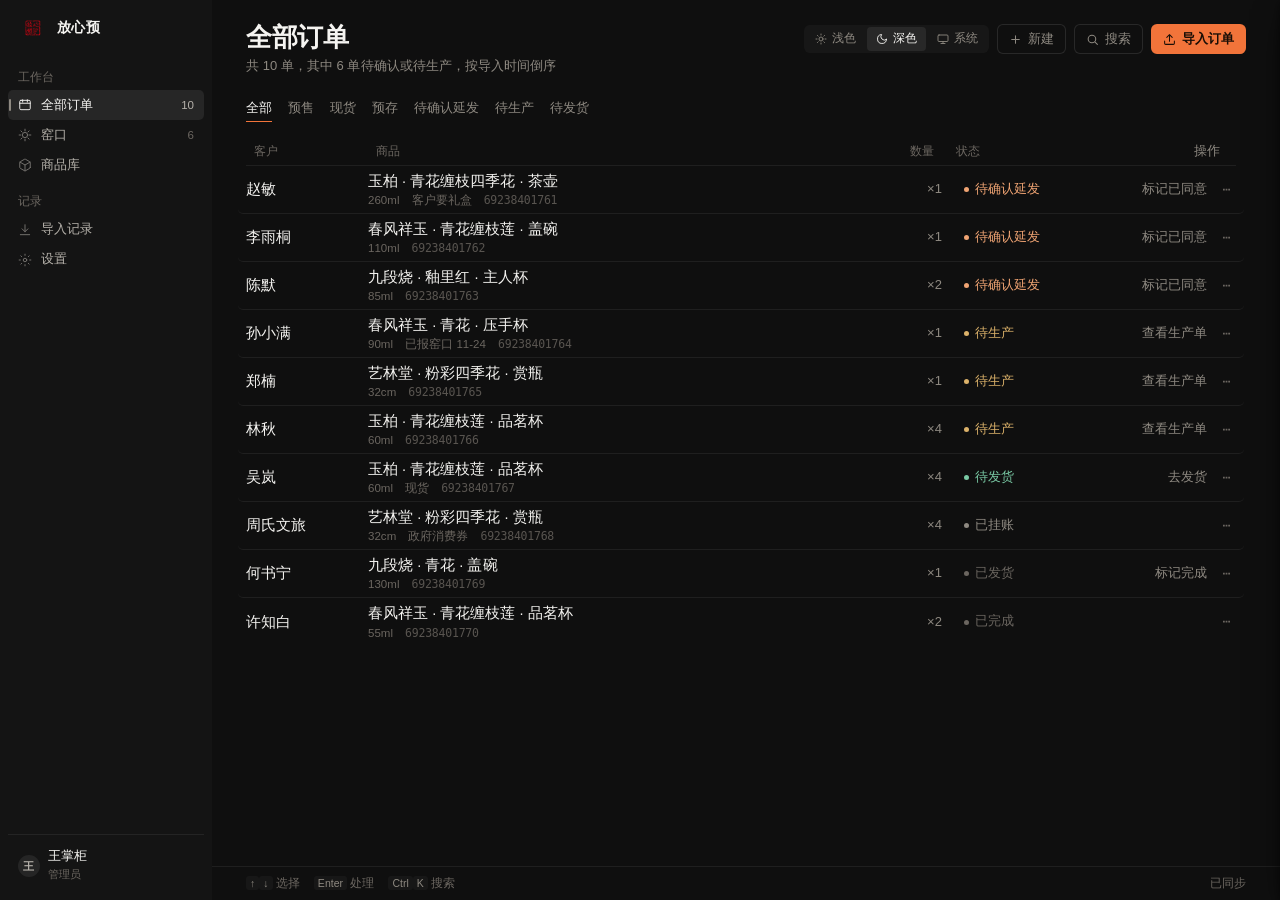
<file: web/index.html>
<!DOCTYPE html>
<html lang="zh-CN" data-theme="dark">
<head>
<meta charset="utf-8">
<meta name="viewport" content="width=device-width,initial-scale=1">
<title>放心预</title>
<link rel="stylesheet" href="css/app.css">
</head>
<body>

<!-- ══ 侧栏 ══════════════════════════════════════════════════ -->
<aside class="rail">
  <div class="rail-top">
    <img class="logo" id="brand-mark" alt="放心预">
    <div class="wordmark">放心预</div>
  </div>

  <div class="rail-label">工作台</div>
  <button class="nav on" data-page="orders">
    <svg viewBox="0 0 24 24" fill="none" stroke="currentColor" stroke-linecap="round"><rect x="3" y="4" width="18" height="16" rx="2"/><path d="M3 9h18M8 3v4M16 3v4"/></svg>
    <span class="txt">全部订单</span><span class="n" id="nav-orders">–</span>
  </button>
  <button class="nav" data-page="kilns">
    <svg viewBox="0 0 24 24" fill="none" stroke="currentColor" stroke-linecap="round"><circle cx="12" cy="12" r="4.5"/><path d="M12 2v3M12 19v3M2 12h3M19 12h3M5 5l2 2M17 17l2 2M19 5l-2 2M7 17l-2 2"/></svg>
    <span class="txt">窑口</span><span class="n" id="nav-prod">–</span>
  </button>
  <button class="nav" data-page="products">
    <svg viewBox="0 0 24 24" fill="none" stroke="currentColor" stroke-linecap="round"><path d="M21 16V8a2 2 0 00-1-1.73l-7-4a2 2 0 00-2 0l-7 4A2 2 0 003 8v8a2 2 0 001 1.73l7 4a2 2 0 002 0l7-4A2 2 0 0021 16z"/><path d="M3.3 7L12 12l8.7-5M12 22V12"/></svg>
    <span class="txt">商品库</span>
  </button>

  <div class="rail-label">记录</div>
  <button class="nav" data-page="imports">
    <svg viewBox="0 0 24 24" fill="none" stroke="currentColor" stroke-linecap="round"><path d="M12 3v12M7 10l5 5 5-5"/><path d="M4 20h16"/></svg>
    <span class="txt">导入记录</span>
  </button>
  <button class="nav" data-page="settings">
    <svg viewBox="0 0 24 24" fill="none" stroke="currentColor" stroke-linecap="round"><circle cx="12" cy="12" r="3"/><path d="M12 2v2M12 20v2M4.9 4.9l1.4 1.4M17.7 17.7l1.4 1.4M2 12h2M20 12h2M4.9 19.1l1.4-1.4M17.7 6.3l1.4-1.4"/></svg>
    <span class="txt">设置</span>
  </button>

  <div class="rail-foot">
    <div class="who">
      <div class="av" id="user-initial">王</div>
      <div><b id="user-name">王掌柜</b><span id="user-role">管理员</span></div>
    </div>
  </div>
</aside>

<!-- ══ 主区 ══════════════════════════════════════════════════ -->
<main class="stage">
  <div class="head">
    <div style="min-width:0">
      <h1 id="page-title">待办</h1>
      <div class="sub" id="page-sub">正在读取…</div>
    </div>
    <div class="head-actions">
      <div class="themeswitch" id="theme-switch" role="group" aria-label="主题">
        <button data-set-theme="light" title="浅色">
          <svg viewBox="0 0 24 24" fill="none" stroke="currentColor" stroke-linecap="round"><circle cx="12" cy="12" r="4"/><path d="M12 2v2M12 20v2M4.9 4.9l1.4 1.4M17.7 17.7l1.4 1.4M2 12h2M20 12h2M4.9 19.1l1.4-1.4M17.7 6.3l1.4-1.4"/></svg>
          浅色
        </button>
        <button data-set-theme="dark" class="on" title="深色">
          <svg viewBox="0 0 24 24" fill="none" stroke="currentColor" stroke-linecap="round"><path d="M21 12.8A9 9 0 1111.2 3a7 7 0 009.8 9.8z"/></svg>
          深色
        </button>
        <button data-set-theme="system" title="跟随系统">
          <svg viewBox="0 0 24 24" fill="none" stroke="currentColor" stroke-linecap="round"><rect x="2" y="4" width="20" height="13" rx="2"/><path d="M8 21h8M12 17v4"/></svg>
          系统
        </button>
      </div>
      <button class="btn btn-ghost" id="btn-new">
        <svg viewBox="0 0 24 24" fill="none" stroke="currentColor" stroke-linecap="round"><path d="M12 5v14M5 12h14"/></svg>
        新建
      </button>
      <button class="btn btn-ghost" id="btn-search">
        <svg viewBox="0 0 24 24" fill="none" stroke="currentColor" stroke-linecap="round"><circle cx="11" cy="11" r="7"/><path d="M21 21l-4.3-4.3"/></svg>
        搜索
      </button>
      <button class="btn btn-primary" id="btn-import">
        <svg viewBox="0 0 24 24" fill="none" stroke="currentColor" stroke-linecap="round" stroke-linejoin="round"><path d="M12 15V3M7 8l5-5 5 5"/><path d="M3 15v4a2 2 0 002 2h14a2 2 0 002-2v-4"/></svg>
        导入订单
      </button>
    </div>
  </div>

  <div class="tools" id="tools">
    <div class="filters" id="filters">
      <button class="on" data-filter="all">全部</button>
      <button data-filter="presale">预售</button>
      <button data-filter="normal">现货</button>
      <button data-filter="stored">预存</button>
      <button data-filter="confirm">待确认延发</button>
      <button data-filter="producing">待生产</button>
      <button data-filter="ready">待发货</button>
    </div>
    <div class="right" id="tools-right"></div>
  </div>

  <div class="list" id="list" tabindex="0"></div>

  <div class="footbar">
    <span><kbd>↑</kbd><kbd>↓</kbd> 选择</span>
    <span><kbd>Enter</kbd> 处理</span>
    <span><kbd>Ctrl</kbd><kbd>K</kbd> 搜索</span>
    <span class="sp"></span>
    <span id="sync-state">已同步</span>
  </div>
</main>

<!-- ══ 抽屉 ═══════════════════════════════════════════════════ -->
<div class="scrim" id="scrim"></div>
<aside class="drawer" id="drawer" aria-hidden="true">
  <div class="drawer-head">
    <b id="drawer-title">订单详情</b>
    <div style="flex:1"></div>
    <button class="iconbtn" id="drawer-close" aria-label="关闭">
      <svg viewBox="0 0 24 24" fill="none" stroke="currentColor" stroke-linecap="round"><path d="M18 6L6 18M6 6l12 12"/></svg>
    </button>
  </div>
  <div class="drawer-body" id="drawer-body"></div>
  <div class="drawer-foot" id="drawer-foot"></div>
</aside>

<!-- ══ 命令面板 ════════════════════════════════════════════════ -->
<div class="cmd" id="cmd">
  <input id="cmd-input" placeholder="搜索订单号、客户、商品…" autocomplete="off">
  <div class="cmd-list" id="cmd-list"></div>
</div>

<div class="toasts" id="toasts"></div>

<script src="js/logo.js"></script>
<script src="js/mock.js"></script>
<script src="js/api.js"></script>
<script src="js/app.js"></script>
</body>
</html>
</file>
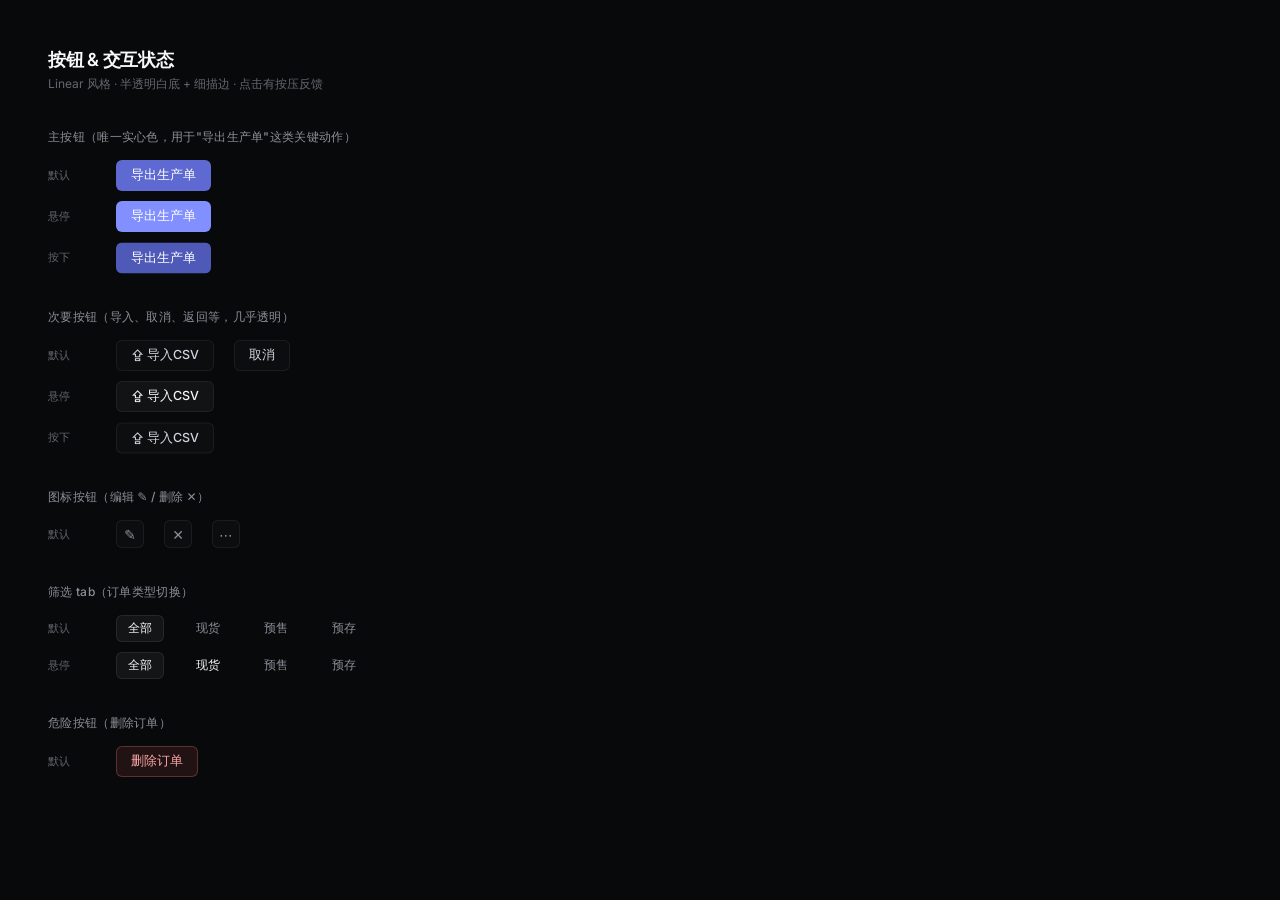
<file: docs/ui-buttons.html>
<!DOCTYPE html>
<html lang="zh-CN">
<head>
<meta charset="UTF-8">
<meta name="viewport" content="width=device-width, initial-scale=1.0">
<title>放心预 · 按钮设计精修</title>
<link href="https://fonts.googleapis.com/css2?family=Inter:wght@400;500;600&display=swap" rel="stylesheet">
<style>
  :root{
    --bg:#08090a; --panel:#0f1011; --surface:#191a1b;
    --card:rgba(255,255,255,0.03);
    --text:#f7f8f8; --text-2:#d0d6e0; --text-3:#8a8f98; --text-4:#62666d;
    --accent:#5e6ad2; --accent-hover:#828fff; --accent-active:#4f5ab8;
    --border:rgba(255,255,255,0.08); --border-subtle:rgba(255,255,255,0.06);
    --green:#10b981; --amber:#f59e0b;
  }
  *{margin:0;padding:0;box-sizing:border-box;}
  body{
    font-family:'Inter','Microsoft YaHei',system-ui,sans-serif;
    background:var(--bg); color:var(--text);
    padding:48px; -webkit-font-smoothing:antialiased;
  }
  h1{font-size:18px;font-weight:600;letter-spacing:-.3px;margin-bottom:4px;}
  .sub{font-size:12px;color:var(--text-4);margin-bottom:36px;}
  .group{margin-bottom:36px;}
  .group-title{font-size:12px;font-weight:500;color:var(--text-3);margin-bottom:14px;letter-spacing:.3px;}
  .row{display:flex;align-items:center;gap:20px;margin-bottom:10px;}
  .state-label{font-size:11px;color:var(--text-4);width:48px;flex-shrink:0;}

  /* 按钮基础 */
  .btn{display:inline-flex;align-items:center;gap:6px;padding:6px 14px;border-radius:6px;font-size:12.5px;font-weight:500;cursor:pointer;border:1px solid transparent;transition:background .12s ease,color .12s ease,transform .05s ease,border-color .12s ease;user-select:none;}

  /* 主按钮 */
  .btn-primary{background:var(--accent);color:#fff;}
  .btn-primary:hover{background:var(--accent-hover);}
  .btn-primary:active{background:var(--accent-active);transform:translateY(.5px);}

  /* 次要按钮（ghost）*/
  .btn-ghost{background:rgba(255,255,255,0.02);border-color:rgba(255,255,255,0.06);color:var(--text-2);}
  .btn-ghost:hover{background:rgba(255,255,255,0.045);color:var(--text);}
  .btn-ghost:active{background:rgba(255,255,255,0.025);transform:translateY(.5px);}

  /* 图标按钮 */
  .btn-icon{width:28px;height:28px;padding:0;border-radius:6px;background:rgba(255,255,255,0.02);border-color:rgba(255,255,255,0.06);color:var(--text-3);justify-content:center;font-size:14px;}
  .btn-icon:hover{background:rgba(255,255,255,0.05);color:var(--text);}

  /* 筛选 pill */
  .pill{padding:4px 11px;border-radius:6px;font-size:12px;color:var(--text-3);cursor:pointer;border:1px solid transparent;transition:all .12s ease;}
  .pill:hover{color:var(--text);}
  .pill.active{background:rgba(255,255,255,0.05);border-color:rgba(255,255,255,0.08);color:var(--text);}

  /* 危险按钮 */
  .btn-danger{background:rgba(248,113,113,0.1);border-color:rgba(248,113,113,0.3);color:#fca5a5;}
  .btn-danger:hover{background:rgba(248,113,113,0.16);color:#fecaca;}

  /* 静态状态模拟 */
  .is-hover{background:var(--accent-hover) !important;}
  .is-active{background:var(--accent-active) !important;transform:translateY(.5px);}
  .ghost-hover{background:rgba(255,255,255,0.045) !important;color:var(--text) !important;}
  .ghost-active{background:rgba(255,255,255,0.025) !important;transform:translateY(.5px);}
  .pill-hover{color:var(--text) !important;}
</style>
</head>
<body>
  <h1>按钮 & 交互状态</h1>
  <div class="sub">Linear 风格 · 半透明白底 + 细描边 · 点击有按压反馈</div>

  <!-- 主按钮 -->
  <div class="group">
    <div class="group-title">主按钮（唯一实心色，用于"导出生产单"这类关键动作）</div>
    <div class="row"><span class="state-label">默认</span><span class="btn btn-primary">导出生产单</span></div>
    <div class="row"><span class="state-label">悬停</span><span class="btn btn-primary is-hover">导出生产单</span></div>
    <div class="row"><span class="state-label">按下</span><span class="btn btn-primary is-active">导出生产单</span></div>
  </div>

  <!-- 次要按钮 -->
  <div class="group">
    <div class="group-title">次要按钮（导入、取消、返回等，几乎透明）</div>
    <div class="row"><span class="state-label">默认</span><span class="btn btn-ghost">⇪ 导入CSV</span><span class="btn btn-ghost">取消</span></div>
    <div class="row"><span class="state-label">悬停</span><span class="btn btn-ghost ghost-hover">⇪ 导入CSV</span></div>
    <div class="row"><span class="state-label">按下</span><span class="btn btn-ghost ghost-active">⇪ 导入CSV</span></div>
  </div>

  <!-- 图标按钮 -->
  <div class="group">
    <div class="group-title">图标按钮（编辑 ✎ / 删除 ✕）</div>
    <div class="row"><span class="state-label">默认</span><span class="btn btn-icon">✎</span><span class="btn btn-icon">✕</span><span class="btn btn-icon">⋯</span></div>
  </div>

  <!-- 筛选 pill -->
  <div class="group">
    <div class="group-title">筛选 tab（订单类型切换）</div>
    <div class="row">
      <span class="state-label">默认</span>
      <span class="pill active">全部</span><span class="pill">现货</span><span class="pill">预售</span><span class="pill">预存</span>
    </div>
    <div class="row">
      <span class="state-label">悬停</span>
      <span class="pill active">全部</span><span class="pill pill-hover">现货</span><span class="pill">预售</span><span class="pill">预存</span>
    </div>
  </div>

  <!-- 危险按钮 -->
  <div class="group">
    <div class="group-title">危险按钮（删除订单）</div>
    <div class="row"><span class="state-label">默认</span><span class="btn btn-danger">删除订单</span></div>
  </div>
</body>
</html>
</file>
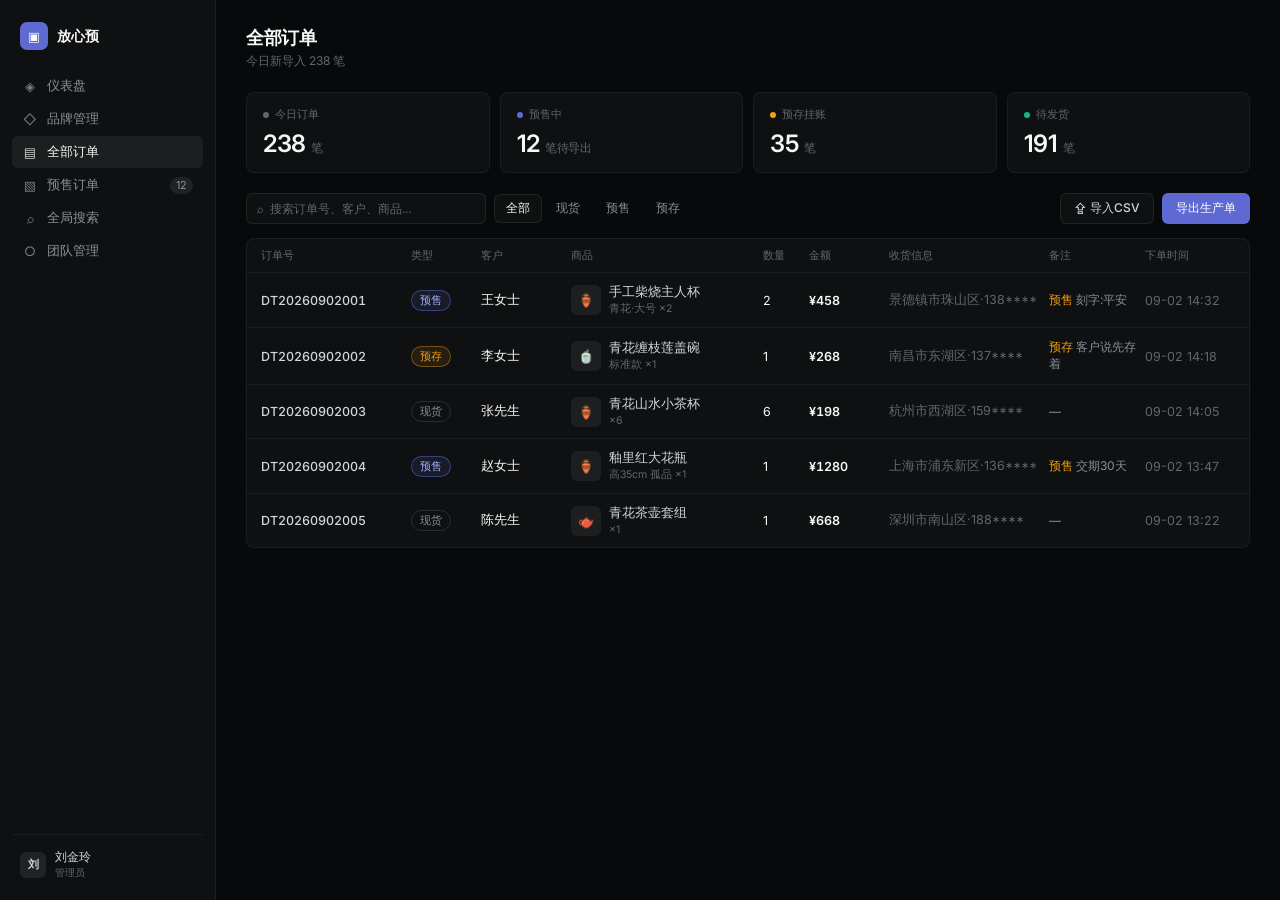
<file: docs/ui-mockup-dark.html>
<!DOCTYPE html>
<html lang="zh-CN">
<head>
<meta charset="UTF-8">
<meta name="viewport" content="width=device-width, initial-scale=1.0">
<title>放心预 · 订单管理（Linear 风格）</title>
<link href="https://fonts.googleapis.com/css2?family=Inter:wght@400;500;600&display=swap" rel="stylesheet">
<style>
  :root{
    /* Linear 暗色设计 token */
    --bg:#08090a;            /* 页面最底 */
    --panel:#0f1011;          /* 面板/侧边栏 */
    --surface:#191a1b;        /* 悬浮面 */
    --card:rgba(255,255,255,0.03);
    --text:#f7f8f8;           /* 近白（非纯白） */
    --text-2:#d0d6e0;         /* 银灰 */
    --text-3:#8a8f98;         /* 弱灰 */
    --text-4:#62666d;         /* 最弱 */
    --accent:#5e6ad2;         /* 靛蓝紫（唯一主色） */
    --accent-hover:#828fff;
    --border:rgba(255,255,255,0.08);
    --border-subtle:rgba(255,255,255,0.05);
    --green:#10b981;
    --amber:#f59e0b;
    --red:#f87171;
  }
  *{margin:0;padding:0;box-sizing:border-box;}
  body{
    font-family:'Inter','Microsoft YaHei',system-ui,sans-serif;
    background:var(--bg); color:var(--text);
    display:flex; height:100vh; overflow:hidden;
    -webkit-font-smoothing:antialiased;
  }
  /* 侧边栏 */
  .sidebar{
    width:216px; background:var(--panel); flex-shrink:0;
    border-right:1px solid var(--border-subtle);
    display:flex; flex-direction:column; padding:20px 12px;
  }
  .logo{display:flex; align-items:center; gap:9px; padding:2px 8px; margin-bottom:18px;}
  .logo .mark{width:28px;height:28px;border-radius:7px;background:var(--accent);display:flex;align-items:center;justify-content:center;font-size:13px;}
  .logo .name{color:var(--text);font-weight:600;font-size:14px;letter-spacing:-.2px;}
  .nav{display:flex;flex-direction:column;gap:1px;}
  .nav-item{
    display:flex;align-items:center;gap:9px;padding:7px 10px;border-radius:6px;
    color:var(--text-3);font-size:13px;cursor:pointer;transition:.12s;
  }
  .nav-item:hover{background:rgba(255,255,255,0.04);color:var(--text);}
  .nav-item.active{background:rgba(255,255,255,0.06);color:var(--text);}
  .nav-item .ico{width:16px;text-align:center;font-size:13px;opacity:.85;}
  .nav-item .badge{margin-left:auto;background:rgba(255,255,255,0.08);color:var(--text-3);font-size:11px;padding:0 6px;border-radius:999px;line-height:17px;}
  .nav-item.active .badge{background:var(--accent);color:#fff;}
  .nav-bottom{margin-top:auto;padding:14px 8px 0;border-top:1px solid var(--border-subtle);}
  .user{display:flex;align-items:center;gap:9px;}
  .avatar{width:26px;height:26px;border-radius:6px;background:rgba(255,255,255,0.08);color:var(--text-2);display:flex;align-items:center;justify-content:center;font-size:11px;font-weight:600;}
  .user .uname{color:var(--text-2);font-size:12px;font-weight:500;}
  .user .urole{color:var(--text-4);font-size:10px;}

  /* 主区 */
  .main{flex:1;display:flex;flex-direction:column;overflow:hidden;}
  .content{padding:26px 30px;overflow-y:auto;flex:1;}
  .page-title{font-size:18px;font-weight:600;letter-spacing:-.3px;}
  .page-sub{font-size:12px;color:var(--text-4);margin-top:3px;margin-bottom:22px;}

  /* 统计卡 */
  .stats{display:grid;grid-template-columns:repeat(4,1fr);gap:10px;margin-bottom:20px;}
  .stat{background:var(--card);border:1px solid var(--border-subtle);border-radius:8px;padding:14px 16px;}
  .stat .label{font-size:11px;color:var(--text-4);margin-bottom:7px;display:flex;align-items:center;gap:6px;}
  .stat .num{font-size:24px;font-weight:600;letter-spacing:-.5px;color:var(--text);}
  .stat .num small{font-size:12px;font-weight:400;color:var(--text-4);}
  .dot{width:6px;height:6px;border-radius:50%;}

  /* 工具栏 */
  .toolbar{display:flex;align-items:center;gap:8px;margin-bottom:14px;}
  .search{flex:0 0 240px;display:flex;align-items:center;gap:7px;background:var(--card);border:1px solid var(--border);border-radius:6px;padding:7px 10px;color:var(--text-4);font-size:12px;}
  .search input{border:none;outline:none;background:none;font-size:12px;color:var(--text);width:100%;font-family:inherit;}
  .search input::placeholder{color:var(--text-4);}
  .pill-group{display:flex;gap:2px;}
  .pill{padding:5px 11px;border-radius:6px;font-size:12px;color:var(--text-3);cursor:pointer;transition:.12s;border:1px solid transparent;}
  .pill:hover{color:var(--text);}
  .pill.active{background:var(--card);border-color:var(--border);color:var(--text);}
  .spacer{flex:1;}
  .btn{display:flex;align-items:center;gap:5px;padding:6px 13px;border-radius:6px;font-size:12px;font-weight:500;cursor:pointer;transition:.12s;border:1px solid var(--border);background:var(--card);color:var(--text-2);}
  .btn:hover{background:rgba(255,255,255,0.06);}
  .btn-primary{background:var(--accent);border-color:transparent;color:#fff;}
  .btn-primary:hover{background:var(--accent-hover);}

  /* 表格 */
  .table-card{background:var(--card);border:1px solid var(--border-subtle);border-radius:8px;overflow:hidden;}
  .table-head{display:grid;grid-template-columns:150px 70px 90px 1fr 46px 80px 160px 96px 90px;padding:9px 14px;font-size:11px;color:var(--text-4);border-bottom:1px solid var(--border-subtle);}
  .row{display:grid;grid-template-columns:150px 70px 90px 1fr 46px 80px 160px 96px 90px;padding:11px 14px;font-size:12.5px;border-bottom:1px solid var(--border-subtle);align-items:center;transition:.1s;}
  .row:last-child{border-bottom:none;}
  .row:hover{background:rgba(255,255,255,0.02);}
  .row .order-no{color:var(--text-2);font-weight:500;font-variant-numeric:tabular-nums;}
  .row .goods{display:flex;align-items:center;gap:8px;}
  .thumb{width:30px;height:30px;border-radius:6px;background:rgba(255,255,255,0.06);flex-shrink:0;display:flex;align-items:center;justify-content:center;font-size:13px;}
  .gname{font-weight:500;color:var(--text-2);}
  .gmore{font-size:10.5px;color:var(--text-4);margin-top:1px;}
  .amount{font-weight:600;color:var(--text);font-variant-numeric:tabular-nums;}
  .muted{color:var(--text-4);}
  .note{font-size:12px;color:var(--text-3);}
  .note .kw{color:var(--amber);}

  /* 类型徽章 —— 极克制 */
  .type{display:inline-flex;align-items:center;font-size:11px;font-weight:500;padding:2px 8px;border-radius:999px;width:fit-content;border:1px solid;}
  .type-normal{color:var(--text-3);border-color:rgba(255,255,255,0.12);}
  .type-presale{color:#a5b0ff;border-color:rgba(94,106,210,0.5);background:rgba(94,106,210,0.12);}
  .type-stored{color:var(--amber);border-color:rgba(245,158,11,0.4);background:rgba(245,158,11,0.1);}
</style>
</head>
<body>
  <!-- 侧边栏 -->
  <div class="sidebar">
    <div class="logo">
      <div class="mark">▣</div>
      <div class="name">放心预</div>
    </div>
    <div class="nav">
      <div class="nav-item"><span class="ico">◈</span>仪表盘</div>
      <div class="nav-item"><span class="ico">◇</span>品牌管理</div>
      <div class="nav-item active"><span class="ico">▤</span>全部订单</div>
      <div class="nav-item"><span class="ico">▧</span>预售订单<span class="badge">12</span></div>
      <div class="nav-item"><span class="ico">⌕</span>全局搜索</div>
      <div class="nav-item"><span class="ico">○</span>团队管理</div>
    </div>
    <div class="nav-bottom">
      <div class="user">
        <div class="avatar">刘</div>
        <div>
          <div class="uname">刘金玲</div>
          <div class="urole">管理员</div>
        </div>
      </div>
    </div>
  </div>

  <!-- 主区 -->
  <div class="main">
    <div class="content">
      <div class="page-title">全部订单</div>
      <div class="page-sub">今日新导入 238 笔</div>

      <div class="stats">
        <div class="stat"><div class="label"><span class="dot" style="background:var(--text-4)"></span>今日订单</div><div class="num">238 <small>笔</small></div></div>
        <div class="stat"><div class="label"><span class="dot" style="background:var(--accent)"></span>预售中</div><div class="num">12 <small>笔待导出</small></div></div>
        <div class="stat"><div class="label"><span class="dot" style="background:var(--amber)"></span>预存挂账</div><div class="num">35 <small>笔</small></div></div>
        <div class="stat"><div class="label"><span class="dot" style="background:var(--green)"></span>待发货</div><div class="num">191 <small>笔</small></div></div>
      </div>

      <div class="toolbar">
        <div class="search">⌕ <input placeholder="搜索订单号、客户、商品..."></div>
        <div class="pill-group">
          <div class="pill active">全部</div>
          <div class="pill">现货</div>
          <div class="pill">预售</div>
          <div class="pill">预存</div>
        </div>
        <div class="spacer"></div>
        <div class="btn">⇪ 导入CSV</div>
        <div class="btn btn-primary">导出生产单</div>
      </div>

      <div class="table-card">
        <div class="table-head">
          <div>订单号</div><div>类型</div><div>客户</div><div>商品</div><div>数量</div><div>金额</div><div>收货信息</div><div>备注</div><div>下单时间</div>
        </div>

        <div class="row">
          <div class="order-no">DT20260902001</div>
          <div><span class="type type-presale">预售</span></div>
          <div>王女士</div>
          <div class="goods"><div class="thumb">🏺</div><div><div class="gname">手工柴烧主人杯</div><div class="gmore">青花·大号 ×2</div></div></div>
          <div>2</div>
          <div class="amount">¥458</div>
          <div class="muted">景德镇市珠山区·138****</div>
          <div class="note"><span class="kw">预售</span> 刻字:平安</div>
          <div class="muted">09-02 14:32</div>
        </div>

        <div class="row">
          <div class="order-no">DT20260902002</div>
          <div><span class="type type-stored">预存</span></div>
          <div>李女士</div>
          <div class="goods"><div class="thumb">🍵</div><div><div class="gname">青花缠枝莲盖碗</div><div class="gmore">标准款 ×1</div></div></div>
          <div>1</div>
          <div class="amount">¥268</div>
          <div class="muted">南昌市东湖区·137****</div>
          <div class="note"><span class="kw">预存</span> 客户说先存着</div>
          <div class="muted">09-02 14:18</div>
        </div>

        <div class="row">
          <div class="order-no">DT20260902003</div>
          <div><span class="type type-normal">现货</span></div>
          <div>张先生</div>
          <div class="goods"><div class="thumb">🏺</div><div><div class="gname">青花山水小茶杯</div><div class="gmore">×6</div></div></div>
          <div>6</div>
          <div class="amount">¥198</div>
          <div class="muted">杭州市西湖区·159****</div>
          <div class="note muted">—</div>
          <div class="muted">09-02 14:05</div>
        </div>

        <div class="row">
          <div class="order-no">DT20260902004</div>
          <div><span class="type type-presale">预售</span></div>
          <div>赵女士</div>
          <div class="goods"><div class="thumb">🏺</div><div><div class="gname">釉里红大花瓶</div><div class="gmore">高35cm 孤品 ×1</div></div></div>
          <div>1</div>
          <div class="amount">¥1280</div>
          <div class="muted">上海市浦东新区·136****</div>
          <div class="note"><span class="kw">预售</span> 交期30天</div>
          <div class="muted">09-02 13:47</div>
        </div>

        <div class="row">
          <div class="order-no">DT20260902005</div>
          <div><span class="type type-normal">现货</span></div>
          <div>陈先生</div>
          <div class="goods"><div class="thumb">🫖</div><div><div class="gname">青花茶壶套组</div><div class="gmore">×1</div></div></div>
          <div>1</div>
          <div class="amount">¥668</div>
          <div class="muted">深圳市南山区·188****</div>
          <div class="note muted">—</div>
          <div class="muted">09-02 13:22</div>
        </div>
      </div>
    </div>
  </div>
</body>
</html>
</file>
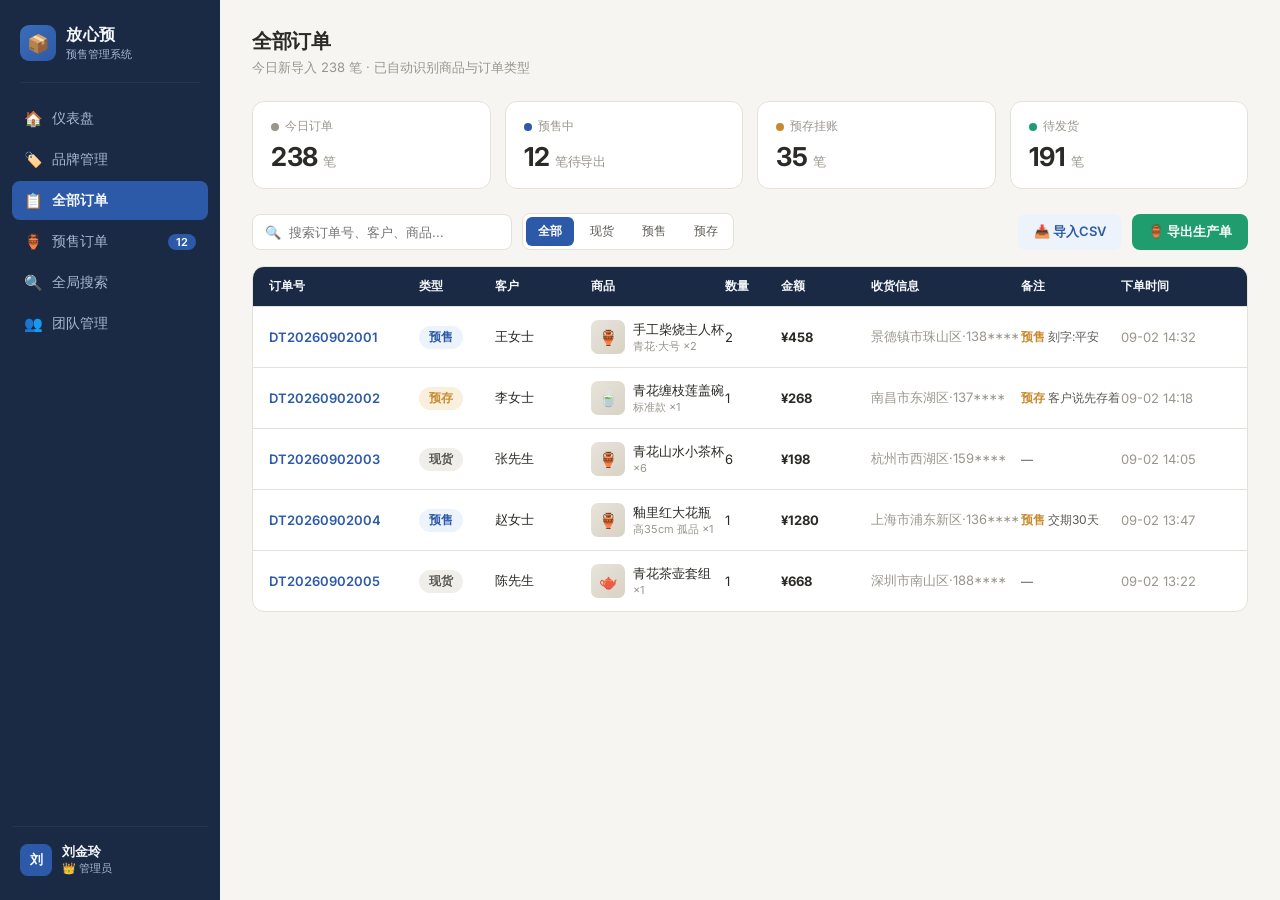
<file: docs/ui-mockup.html>
<!DOCTYPE html>
<html lang="zh-CN">
<head>
<meta charset="UTF-8">
<meta name="viewport" content="width=device-width, initial-scale=1.0">
<title>放心预 · 订单管理（重做后 mockup）</title>
<link href="https://fonts.googleapis.com/css2?family=Inter:wght@400;500;600;700&display=swap" rel="stylesheet">
<style>
  :root{
    /* 青花瓷主题 —— 与 ui/styles.py 严格一致 */
    --primary:#2D5AA8; --primary-hover:#23478A; --primary-light:#EDF3FB; --primary-dim:#DCE8F7;
    --success:#1F9D6E; --success-light:#E2F5EC;
    --warning:#C98A2E; --warning-light:#F8EFDD;
    --danger:#D9544D; --danger-light:#FBE8E6;
    --sidebar:#1B2A44; --sidebar-hover:#243654; --sidebar-active:#2D5AA8; --sidebar-text:#A8B6CE; --sidebar-text-hi:#F5F7FA;
    --bg:#F7F5F1; --card:#FFFFFF; --input:#F3F1EC;
    --text:#2B2A26; --text-2:#5C5A54; --text-muted:#9A968E;
    --border:#E4E1DA;
  }
  *{margin:0;padding:0;box-sizing:border-box;}
  body{
    font-family:'Inter','Microsoft YaHei',system-ui,sans-serif;
    background:var(--bg); color:var(--text);
    display:flex; height:100vh; overflow:hidden;
    -webkit-font-smoothing:antialiased;
  }
  /* 侧边栏 */
  .sidebar{
    width:220px; background:var(--sidebar); flex-shrink:0;
    display:flex; flex-direction:column; padding:24px 12px;
  }
  .logo{display:flex; align-items:center; gap:10px; padding:0 8px; margin-bottom:20px;}
  .logo .mark{width:36px;height:36px;border-radius:9px;background:linear-gradient(135deg,#3A6DB8,#2D5AA8);display:flex;align-items:center;justify-content:center;font-size:18px;}
  .logo .name{color:var(--sidebar-text-hi);font-weight:700;font-size:16px;letter-spacing:.5px;}
  .logo .sub{color:var(--sidebar-text);font-size:11px;margin-top:1px;}
  .divider{height:1px;background:var(--sidebar-hover);margin:0 8px 16px;}
  .nav{display:flex;flex-direction:column;gap:2px;}
  .nav-item{
    display:flex;align-items:center;gap:10px;padding:10px 12px;border-radius:8px;
    color:var(--sidebar-text);font-size:14px;cursor:pointer;transition:.15s;
  }
  .nav-item:hover{background:var(--sidebar-hover);color:var(--sidebar-text-hi);}
  .nav-item.active{background:var(--sidebar-active);color:var(--sidebar-text-hi);font-weight:600;}
  .nav-item .ico{width:18px;text-align:center;font-size:15px;}
  .nav-item .badge{margin-left:auto;background:var(--primary);color:#fff;font-size:11px;font-weight:600;padding:1px 8px;border-radius:999px;}
  .nav-item.active .badge{background:rgba(255,255,255,.25);}
  .nav-bottom{margin-top:auto;padding:16px 8px 0;border-top:1px solid var(--sidebar-hover);}
  .user{display:flex;align-items:center;gap:10px;}
  .avatar{width:32px;height:32px;border-radius:8px;background:var(--primary);color:#fff;display:flex;align-items:center;justify-content:center;font-size:13px;font-weight:600;}
  .user .uname{color:var(--sidebar-text-hi);font-size:13px;font-weight:600;}
  .user .urole{color:var(--sidebar-text);font-size:11px;}

  /* 主区 */
  .main{flex:1;display:flex;flex-direction:column;overflow:hidden;}
  .content{padding:28px 32px;overflow-y:auto;flex:1;}
  .page-title{font-size:20px;font-weight:700;letter-spacing:-.3px;margin-bottom:4px;}
  .page-sub{font-size:13px;color:var(--text-muted);margin-bottom:24px;}

  /* 统计卡 */
  .stats{display:grid;grid-template-columns:repeat(4,1fr);gap:14px;margin-bottom:24px;}
  .stat{background:var(--card);border:1px solid var(--border);border-radius:12px;padding:16px 18px;}
  .stat .label{font-size:12px;color:var(--text-muted);margin-bottom:6px;display:flex;align-items:center;gap:6px;}
  .stat .num{font-size:26px;font-weight:700;letter-spacing:-.5px;}
  .stat .num small{font-size:13px;font-weight:500;color:var(--text-muted);}
  .dot{width:8px;height:8px;border-radius:50%;}

  /* 工具栏 */
  .toolbar{display:flex;align-items:center;gap:10px;margin-bottom:16px;flex-wrap:wrap;}
  .search{flex:0 0 260px;display:flex;align-items:center;gap:8px;background:var(--card);border:1px solid var(--border);border-radius:8px;padding:9px 12px;color:var(--text-muted);font-size:13px;}
  .search input{border:none;outline:none;background:none;font-size:13px;color:var(--text);width:100%;font-family:inherit;}
  .pill-group{display:flex;gap:4px;background:var(--card);border:1px solid var(--border);border-radius:8px;padding:3px;}
  .pill{padding:6px 12px;border-radius:6px;font-size:12px;font-weight:500;color:var(--text-2);cursor:pointer;transition:.15s;}
  .pill.active{background:var(--primary);color:#fff;font-weight:600;}
  .spacer{flex:1;}
  .btn{display:flex;align-items:center;gap:6px;padding:9px 16px;border-radius:8px;font-size:13px;font-weight:600;cursor:pointer;transition:.15s;border:none;}
  .btn-primary{background:var(--primary);color:#fff;}
  .btn-primary:hover{background:var(--primary-hover);}
  .btn-success{background:var(--success);color:#fff;}
  .btn-ghost{background:var(--primary-light);color:var(--primary);}

  /* 表格 */
  .table-card{background:var(--card);border:1px solid var(--border);border-radius:12px;overflow:hidden;}
  .table-head{display:grid;grid-template-columns:150px 76px 96px 1fr 56px 90px 150px 100px 110px;background:var(--sidebar);color:var(--sidebar-text-hi);font-size:12px;font-weight:600;padding:11px 16px;}
  .row{display:grid;grid-template-columns:150px 76px 96px 1fr 56px 90px 150px 100px 110px;padding:13px 16px;font-size:13px;border-top:1px solid var(--border);align-items:center;transition:.1s;}
  .row:hover{background:#FAF9F6;}
  .row .order-no{color:var(--primary);font-weight:600;}
  .row .goods{display:flex;align-items:center;gap:8px;}
  .thumb{width:34px;height:34px;border-radius:7px;background:linear-gradient(135deg,#E8E4DB,#D8D2C4);flex-shrink:0;display:flex;align-items:center;justify-content:center;font-size:15px;}
  .gname{font-weight:500;color:var(--text);}
  .gmore{font-size:11px;color:var(--text-muted);}
  .amount{font-weight:700;}

  /* 类型徽章（pill badge，借鉴 Notion） */
  .type{display:inline-flex;align-items:center;font-size:12px;font-weight:600;padding:3px 10px;border-radius:999px;width:fit-content;}
  .type-normal{background:#F0EEE9;color:#5C5A54;}
  .type-presale{background:var(--primary-light);color:var(--primary);}
  .type-stored{background:var(--warning-light);color:var(--warning);}

  .muted{color:var(--text-muted);}
  .note{font-size:12px;color:var(--text-2);}
  .note .kw{color:var(--warning);font-weight:600;}
</style>
</head>
<body>
  <!-- 侧边栏 -->
  <div class="sidebar">
    <div class="logo">
      <div class="mark">📦</div>
      <div>
        <div class="name">放心预</div>
        <div class="sub">预售管理系统</div>
      </div>
    </div>
    <div class="divider"></div>
    <div class="nav">
      <div class="nav-item"><span class="ico">🏠</span>仪表盘</div>
      <div class="nav-item"><span class="ico">🏷️</span>品牌管理</div>
      <div class="nav-item active"><span class="ico">📋</span>全部订单</div>
      <div class="nav-item"><span class="ico">🏺</span>预售订单<span class="badge">12</span></div>
      <div class="nav-item"><span class="ico">🔍</span>全局搜索</div>
      <div class="nav-item"><span class="ico">👥</span>团队管理</div>
    </div>
    <div class="nav-bottom">
      <div class="user">
        <div class="avatar">刘</div>
        <div>
          <div class="uname">刘金玲</div>
          <div class="urole">👑 管理员</div>
        </div>
      </div>
    </div>
  </div>

  <!-- 主区 -->
  <div class="main">
    <div class="content">
      <div class="page-title">全部订单</div>
      <div class="page-sub">今日新导入 238 笔 · 已自动识别商品与订单类型</div>

      <!-- 统计卡 -->
      <div class="stats">
        <div class="stat">
          <div class="label"><span class="dot" style="background:var(--text-muted)"></span>今日订单</div>
          <div class="num">238 <small>笔</small></div>
        </div>
        <div class="stat">
          <div class="label"><span class="dot" style="background:var(--primary)"></span>预售中</div>
          <div class="num">12 <small>笔待导出</small></div>
        </div>
        <div class="stat">
          <div class="label"><span class="dot" style="background:var(--warning)"></span>预存挂账</div>
          <div class="num">35 <small>笔</small></div>
        </div>
        <div class="stat">
          <div class="label"><span class="dot" style="background:var(--success)"></span>待发货</div>
          <div class="num">191 <small>笔</small></div>
        </div>
      </div>

      <!-- 工具栏 -->
      <div class="toolbar">
        <div class="search">🔍 <input placeholder="搜索订单号、客户、商品..."></div>
        <div class="pill-group">
          <div class="pill active">全部</div>
          <div class="pill">现货</div>
          <div class="pill">预售</div>
          <div class="pill">预存</div>
        </div>
        <div class="spacer"></div>
        <div class="btn btn-ghost">📥 导入CSV</div>
        <div class="btn btn-success">🏺 导出生产单</div>
      </div>

      <!-- 表格 -->
      <div class="table-card">
        <div class="table-head">
          <div>订单号</div><div>类型</div><div>客户</div><div>商品</div><div>数量</div><div>金额</div><div>收货信息</div><div>备注</div><div>下单时间</div>
        </div>

        <div class="row">
          <div class="order-no">DT20260902001</div>
          <div><span class="type type-presale">预售</span></div>
          <div>王女士</div>
          <div class="goods"><div class="thumb">🏺</div><div><div class="gname">手工柴烧主人杯</div><div class="gmore">青花·大号 ×2</div></div></div>
          <div>2</div>
          <div class="amount">¥458</div>
          <div class="muted">景德镇市珠山区·138****</div>
          <div class="note"><span class="kw">预售</span> 刻字:平安</div>
          <div class="muted">09-02 14:32</div>
        </div>

        <div class="row">
          <div class="order-no">DT20260902002</div>
          <div><span class="type type-stored">预存</span></div>
          <div>李女士</div>
          <div class="goods"><div class="thumb">🍵</div><div><div class="gname">青花缠枝莲盖碗</div><div class="gmore">标准款 ×1</div></div></div>
          <div>1</div>
          <div class="amount">¥268</div>
          <div class="muted">南昌市东湖区·137****</div>
          <div class="note"><span class="kw">预存</span> 客户说先存着</div>
          <div class="muted">09-02 14:18</div>
        </div>

        <div class="row">
          <div class="order-no">DT20260902003</div>
          <div><span class="type type-normal">现货</span></div>
          <div>张先生</div>
          <div class="goods"><div class="thumb">🏺</div><div><div class="gname">青花山水小茶杯</div><div class="gmore">×6</div></div></div>
          <div>6</div>
          <div class="amount">¥198</div>
          <div class="muted">杭州市西湖区·159****</div>
          <div class="note muted">—</div>
          <div class="muted">09-02 14:05</div>
        </div>

        <div class="row">
          <div class="order-no">DT20260902004</div>
          <div><span class="type type-presale">预售</span></div>
          <div>赵女士</div>
          <div class="goods"><div class="thumb">🏺</div><div><div class="gname">釉里红大花瓶</div><div class="gmore">高35cm 孤品 ×1</div></div></div>
          <div>1</div>
          <div class="amount">¥1280</div>
          <div class="muted">上海市浦东新区·136****</div>
          <div class="note"><span class="kw">预售</span> 交期30天</div>
          <div class="muted">09-02 13:47</div>
        </div>

        <div class="row">
          <div class="order-no">DT20260902005</div>
          <div><span class="type type-normal">现货</span></div>
          <div>陈先生</div>
          <div class="goods"><div class="thumb">🫖</div><div><div class="gname">青花茶壶套组</div><div class="gmore">×1</div></div></div>
          <div>1</div>
          <div class="amount">¥668</div>
          <div class="muted">深圳市南山区·188****</div>
          <div class="note muted">—</div>
          <div class="muted">09-02 13:22</div>
        </div>
      </div>
    </div>
  </div>
</body>
</html>
</file>
<file: web/css/app.css>
/* ═══════════════════════════════════════════════════════════════════
   放心预 · 设计系统
   ─────────────────────────────────────────────────────────────────
   主题：dark（默认） / light
   规则：所有颜色只走 token；组件不写死色值；两套主题各自成立，
        浅色不是深色的反转（浅色下主色要压深，否则对比度不够）。
   ═══════════════════════════════════════════════════════════════════ */

/* ── 深色 ───────────────────────────────────────────────────────── */
:root,
[data-theme="dark"]{
  --ground:      #0F0F0F;
  --ground-2:    #141414;   /* 侧栏 */
  --raise:       #1A1A1A;   /* 浮起：弹层、抽屉 */
  --sunken:      #0B0B0B;

  --ink:         #F5F4F1;   /* 主文字 */
  --ink-2:       #B5B1AA;   /* 次文字 */
  --ink-3:       #8E8981;   /* 辅助 */
  --ink-4:       #6B6660;   /* 极弱：序号、说明 */

  --hair:        rgba(255,255,255,.065);
  --hair-2:      rgba(255,255,255,.105);
  --hover:       rgba(255,255,255,.035);
  --active:      rgba(255,255,255,.075);

  --signal:      #F2743A;   /* 唯一强调色：只标"该你动手" */
  --signal-hi:   #FF8A52;
  --signal-ink:  #1A0E06;   /* 强调色上的文字 */
  --signal-soft: rgba(242,116,58,.14);

  --ok:          #79C9A4;
  --wait:        #F0A473;
  --warn:        #DCB26A;
  --mute:        #8E8981;

  --shadow-1:    0 1px 2px rgba(0,0,0,.5);
  --shadow-2:    0 12px 32px -8px rgba(0,0,0,.7), 0 2px 8px rgba(0,0,0,.45);
  --scrim:       rgba(0,0,0,.55);
  color-scheme: dark;
}

/* ── 浅色 ───────────────────────────────────────────────────────── */
[data-theme="light"]{
  --ground:      #F7F7F6;   /* 中性灰白：刻意不用暖米色，避开 AI 默认的"米+陶土" */
  --ground-2:    #EFEFEE;
  --raise:       #FFFFFF;
  --sunken:      #F2F2F1;

  --ink:         #1C1A17;
  --ink-2:       #55514B;
  --ink-3:       #6B665F;
  --ink-4:       #8C877F;

  --hair:        rgba(28,26,23,.10);
  --hair-2:      rgba(28,26,23,.17);
  --hover:       rgba(28,26,23,.04);
  --active:      rgba(28,26,23,.08);

  --signal:      #C2410C;   /* 浅底压深到砖橙：对比够，也不落进陶土色区间 */
  --signal-hi:   #9A3412;
  --signal-ink:  #FFFFFF;
  --signal-soft: rgba(217,94,30,.12);

  --ok:          #1F8A5B;
  --wait:        #B26215;
  --warn:        #8A6A17;
  --mute:        #7A756E;

  --shadow-1:    0 1px 2px rgba(28,26,23,.08);
  --shadow-2:    0 16px 40px -12px rgba(28,26,23,.22), 0 2px 8px rgba(28,26,23,.08);
  --scrim:       rgba(28,26,23,.42);
  color-scheme: light;
}

/* ── 尺度 ───────────────────────────────────────────────────────── */
:root{
  --t-display: 26px;   /* 页面标题 */
  --t-section: 15px;   /* 分组标题 */
  --t-title:   14.5px; /* 行主信息 */
  --t-body:    14px;
  --t-label:   12px;
  --t-micro:   11.5px;

  --r-sm: 5px;
  --r-md: 6px;
  --r-lg: 10px;

  --dur: .13s;
  --ease: cubic-bezier(.2,.8,.3,1);

  --rail-w: 212px;
  --pad-x: 34px;
}

/* ── 复位 ───────────────────────────────────────────────────────── */
*{margin:0;padding:0;box-sizing:border-box}
html,body{height:100%;overflow-x:clip}
body{
  background:var(--ground);
  color:var(--ink);
  font-family:"Segoe UI Variable Text","Segoe UI","PingFang SC","Microsoft YaHei UI",sans-serif;
  font-size:var(--t-body);
  line-height:1.42;
  letter-spacing:.002em;
  display:flex;
  overflow:hidden;
  font-feature-settings:"tnum" 1;
  -webkit-font-smoothing:subpixel-antialiased;
  transition:background-color .18s linear, color .18s linear;
}
::selection{background:var(--signal-soft)}
:focus-visible{outline:2px solid var(--signal);outline-offset:2px;border-radius:3px}
button{font:inherit;color:inherit}

/* ── 侧栏 ───────────────────────────────────────────────────────── */
.rail{
  width:var(--rail-w);flex:0 0 var(--rail-w);height:100%;
  display:flex;flex-direction:column;
  background:var(--ground-2);
  padding:0 8px 10px;
  transition:background-color .18s linear;
}
.rail-top{height:56px;display:flex;align-items:center;gap:9px;padding:0 10px;flex:0 0 56px}
.logo{
  width:30px;height:30px;flex:0 0 30px;
  object-fit:contain;display:block;
  /* 朱砂印章本身就是品牌色，不加背景块 */
}
.wordmark{font-size:13.5px;font-weight:600;letter-spacing:.03em}

.rail-label{font-size:var(--t-micro);color:var(--ink-4);padding:13px 10px 5px}

.nav{
  display:flex;align-items:center;gap:9px;height:30px;padding:0 10px;
  border-radius:var(--r-sm);color:var(--ink-2);font-size:13px;
  cursor:pointer;user-select:none;position:relative;
  transition:background var(--dur),color var(--dur);
  border:0;background:transparent;width:100%;text-align:left;
}
.nav svg{width:14px;height:14px;flex:0 0 14px;stroke-width:1.6;opacity:.62}
.nav:hover{background:var(--hover);color:var(--ink)}
.nav.on{background:var(--active);color:var(--ink);font-weight:500}
.nav.on svg{opacity:1;color:var(--ink)}
.nav.on::before{
  content:"";position:absolute;left:1px;top:9px;bottom:9px;width:2px;
  background:var(--ink-3);border-radius:2px;
}
.nav .n{margin-left:auto;font-size:var(--t-micro);color:var(--ink-4);
  font-variant-numeric:tabular-nums}
.nav.on .n{color:var(--ink-2)}

.rail-foot{margin-top:auto;padding:8px 2px 0;border-top:1px solid var(--hair)}
.who{display:flex;align-items:center;gap:8px;padding:6px 8px;border-radius:var(--r-sm);
  transition:background var(--dur)}
.who:hover{background:var(--hover)}
.who .av{
  width:22px;height:22px;flex:0 0 22px;border-radius:50%;
  background:var(--active);color:var(--ink-2);
  display:grid;place-items:center;font-size:10.5px;font-weight:600;
}
.who b{font-size:12.5px;font-weight:500;display:block;line-height:1.25}
.who span{font-size:11px;color:var(--ink-4);line-height:1.25}

/* ── 主区 ───────────────────────────────────────────────────────── */
.stage{flex:1;min-width:0;height:100%;display:flex;flex-direction:column}

.head{padding:22px var(--pad-x) 0;display:flex;align-items:flex-start;gap:20px}
.head h1{
  font-size:var(--t-display);font-weight:600;letter-spacing:-.018em;line-height:1.16;
  overflow-wrap:break-word;min-width:0;
}
.head .sub{font-size:13px;color:var(--ink-3);margin-top:5px}
.head .sub b{color:var(--ink-2);font-weight:500}
.head-actions{margin-left:auto;display:flex;gap:8px;align-items:center;padding-top:2px;flex:0 0 auto}

/* ── 控件 ───────────────────────────────────────────────────────── */
.btn{
  appearance:none;border:0;font:inherit;cursor:pointer;
  display:inline-flex;align-items:center;justify-content:center;gap:6px;
  height:30px;padding:0 12px;border-radius:var(--r-md);
  font-size:13px;font-weight:500;white-space:nowrap;
  transition:background var(--dur),color var(--dur),box-shadow var(--dur),transform .07s;
}
.btn svg{width:13px;height:13px;stroke-width:1.9;flex:0 0 13px}
.btn:active{transform:translateY(.5px)}
.btn-primary{background:var(--signal);color:var(--signal-ink);font-weight:600}
.btn-primary:hover{background:var(--signal-hi)}
.btn-ghost{background:transparent;color:var(--ink-3);box-shadow:inset 0 0 0 1px var(--hair-2)}
.btn-ghost:hover{background:var(--hover);color:var(--ink)}
.btn-quiet{background:transparent;color:var(--ink-3);padding:0 8px}
.btn-quiet:hover{background:var(--hover);color:var(--ink)}
.btn[disabled]{opacity:.42;pointer-events:none}

/* 图标按钮 */
.iconbtn{
  appearance:none;border:0;background:transparent;cursor:pointer;
  width:30px;height:30px;border-radius:var(--r-md);
  display:grid;place-items:center;color:var(--ink-3);
  transition:background var(--dur),color var(--dur);
}
.iconbtn:hover{background:var(--hover);color:var(--ink)}
.iconbtn svg{width:15px;height:15px;stroke-width:1.7}

/* 工具行 */
.tools{display:flex;align-items:center;gap:18px;padding:18px var(--pad-x) 0}
.filters{display:flex;gap:16px;font-size:13px;color:var(--ink-3)}
.filters button{
  appearance:none;border:0;background:transparent;cursor:pointer;
  padding:5px 0;position:relative;color:inherit;font:inherit;
  transition:color var(--dur);
}
.filters button:hover{color:var(--ink-2)}
.filters button.on{color:var(--ink);font-weight:500}
.filters button.on::after{
  content:"";position:absolute;left:0;right:0;bottom:0;height:1.5px;background:var(--signal);
}
.tools .right{margin-left:auto;font-size:var(--t-label);color:var(--ink-4)}

/* 搜索框 */
.field{
  appearance:none;background:var(--hover);border:1px solid transparent;
  height:30px;padding:0 10px;border-radius:var(--r-md);
  font:inherit;font-size:13px;color:var(--ink);min-width:0;
  transition:background var(--dur),border-color var(--dur);
}
.field::placeholder{color:var(--ink-4)}
.field:hover{background:var(--active)}
.field:focus{outline:none;background:var(--raise);border-color:var(--signal)}
[data-theme="light"] .field:focus{background:#fff}

/* ── 列表 ───────────────────────────────────────────────────────── */
.list{flex:1;overflow-y:auto;padding:16px var(--pad-x) 0;scrollbar-gutter:stable}
.list::-webkit-scrollbar{width:10px}
.list::-webkit-scrollbar-thumb{
  background:var(--hair-2);border-radius:8px;
  border:3px solid transparent;background-clip:content-box;
}
.list::-webkit-scrollbar-thumb:hover{background:var(--ink-4);background-clip:content-box;
  border:3px solid transparent}

.group{margin-bottom:26px}
.group:last-child{margin-bottom:10px}
.group-head{
  display:flex;align-items:baseline;gap:9px;padding:0 0 9px;
  border-bottom:1px solid var(--hair-2);
}
.group-head h2{font-size:var(--t-section);font-weight:600;letter-spacing:-.005em}
.group-head .cnt{font-size:12.5px;color:var(--ink-3);font-variant-numeric:tabular-nums}
.group-head .hint{font-size:var(--t-micro);color:var(--ink-4)}
.group-head .more{
  margin-left:auto;font-size:var(--t-label);color:var(--ink-4);
  background:none;border:0;cursor:pointer;font-family:inherit;padding:2px 0;
  transition:color var(--dur);
}
.group-head .more:hover{color:var(--ink-2)}

/* 列网格 */
.cols,.row{
  display:grid;
  grid-template-columns:104px minmax(0,1fr) 72px 122px 132px;
  gap:18px;align-items:center;
}
.cols{
  height:28px;padding:0 8px;font-size:var(--t-micro);color:var(--ink-4);
  border-bottom:1px solid var(--hair);
}
.cols .num{text-align:right;padding-right:4px}
.cols .act{text-align:right}

.row{
  height:48px;padding:0 8px;margin:0 -8px;
  border-bottom:1px solid var(--hair);
  cursor:pointer;transition:background var(--dur);
  border-radius:var(--r-sm);
}
.row:last-child{border-bottom:0}
.row:hover{background:var(--hover)}
.row[aria-selected="true"]{background:var(--active)}

.cust{font-size:var(--t-title);font-weight:450;white-space:nowrap;
  overflow:hidden;text-overflow:ellipsis}
.item{min-width:0}
.item .g{font-size:var(--t-title);color:var(--ink);white-space:nowrap;
  overflow:hidden;text-overflow:ellipsis}
.item .m{font-size:var(--t-micro);color:var(--ink-4);margin-top:1px;
  white-space:nowrap;overflow:hidden;text-overflow:ellipsis}
.item .m i{font-style:normal;font-family:ui-monospace,Consolas,monospace;
  letter-spacing:-.02em;color:var(--ink-4);opacity:.8}
.qty{font-size:13px;color:var(--ink-3);font-variant-numeric:tabular-nums;
  text-align:right;padding-right:4px;white-space:nowrap}

.state{display:flex;align-items:center;gap:6px;font-size:12.5px;white-space:nowrap;
  color:var(--ink-2)}
.state .dot{width:5px;height:5px;border-radius:50%;flex:0 0 5px;background:currentColor}
.st-wait{color:var(--wait)}
.st-prod{color:var(--warn)}
.st-ship{color:var(--ok)}
.st-hold{color:var(--ink-3)}
.st-done{color:var(--ink-4)}

.acts{display:flex;justify-content:flex-end;align-items:center;gap:2px}
.act{
  appearance:none;border:0;background:transparent;font:inherit;
  font-size:12.5px;color:var(--ink-3);padding:4px 8px;border-radius:var(--r-sm);
  cursor:pointer;white-space:nowrap;transition:background var(--dur),color var(--dur);
}
.row:hover .act{color:var(--ink-2)}
.act:hover{background:var(--active);color:var(--ink)}
.row.urgent .act.primary{color:var(--signal);font-weight:500}
.row.urgent .act.primary:hover{background:var(--signal-soft);color:var(--signal-hi)}
.act.ellipsis{color:var(--ink-4);font-size:14px;padding:2px 6px}

.quiet{font-size:12.5px;color:var(--ink-4);padding:11px 0 0}

/* 窑口页：商品 / 规格 / 待生产 / 累计 */
.cols.kcols,.row.krow{grid-template-columns:minmax(0,1fr) 168px 92px 76px}
.row.krow{height:44px}
.row.krow .spec{font-size:12.5px;color:var(--ink-3);white-space:nowrap;
  overflow:hidden;text-overflow:ellipsis}
.row.krow .item .g{font-size:13.5px}

/* 商品库 */
.cols.pcols,.row.prow{grid-template-columns:48px minmax(0,1fr) 72px 84px}
.row.prow{height:56px}
.thumb-cell{display:flex;align-items:center}
.thumb{width:38px;height:38px;border-radius:5px;object-fit:cover;
  background:var(--hover);display:block}
.thumb.ph{display:grid;place-items:center;font-size:10.5px;color:var(--ink-4)}
.row.prow .item .g{font-size:13.5px}
.row.prow .item .m{font-size:11.5px;color:var(--ink-4)}

/* 找图面板 */
.pick-note{font-size:12px;color:var(--ink-3);margin-bottom:10px;line-height:1.5}
.imgpick{display:grid;grid-template-columns:repeat(3,1fr);gap:8px}
.imgpick button{appearance:none;border:0;padding:0;cursor:pointer;
  background:var(--hover);border-radius:6px;overflow:hidden;position:relative;
  aspect-ratio:1/1;display:block;transition:box-shadow var(--dur)}
.imgpick button:hover{box-shadow:0 0 0 2px var(--signal)}
.imgpick img{width:100%;height:100%;object-fit:cover;display:block}
.imgpick button.busy::after{
  content:"保存中…";position:absolute;inset:0;display:grid;place-items:center;
  background:rgba(0,0,0,.55);color:#fff;font-size:12px;
}
.blank-t{font-size:13.5px;color:var(--ink);margin-bottom:6px}
.blank-d{font-size:12.5px;color:var(--ink-4);line-height:1.55}

/* ── 底栏 ───────────────────────────────────────────────────────── */
.footbar{
  height:34px;display:flex;align-items:center;gap:14px;flex:0 0 34px;
  padding:0 var(--pad-x);border-top:1px solid var(--hair);
  font-size:var(--t-micro);color:var(--ink-4);
}
.footbar b{color:var(--ink-3);font-weight:400}
.footbar .sp{flex:1}
kbd{
  font-family:inherit;font-size:10.5px;color:var(--ink-3);
  background:var(--hover);border-radius:3px;padding:1px 4px;
}

/* ── 四态：骨架 / 空 / 错 ───────────────────────────────────────── */
.skel{height:48px;display:flex;align-items:center;gap:18px;padding:0 8px;
  border-bottom:1px solid var(--hair)}
.skel i{
  display:block;height:10px;border-radius:3px;background:var(--hover);
  animation:pulse 1.4s ease-in-out infinite;
}
.skel i:nth-child(1){width:74px}
.skel i:nth-child(2){width:46%}
.skel i:nth-child(3){width:36px;margin-left:auto}
@keyframes pulse{0%,100%{opacity:.55}50%{opacity:1}}
@media (prefers-reduced-motion:reduce){.skel i{animation:none;opacity:.7}}

.blank{
  display:flex;flex-direction:column;align-items:flex-start;gap:6px;
  padding:44px 0 40px;
}
.blank .t{font-size:13.5px;color:var(--ink-2)}
.blank .d{font-size:12.5px;color:var(--ink-4)}
.blank .btn{margin-top:8px}
.err{background:var(--hover);border-radius:var(--r-md);padding:14px 16px;margin:18px 0;max-width:560px}
.err .t{font-size:13.5px;color:var(--ink);font-weight:500}
.err .d{font-size:12.5px;color:var(--ink-3);margin-top:3px}

/* ── 抽屉 ───────────────────────────────────────────────────────── */
.scrim{
  position:fixed;inset:0;background:var(--scrim);z-index:40;
  opacity:0;pointer-events:none;transition:opacity .16s linear;
  backdrop-filter:blur(1.5px);
}
.scrim.on{opacity:1;pointer-events:auto}
.drawer{
  position:fixed;top:0;right:0;bottom:0;width:420px;max-width:92vw;z-index:41;
  background:var(--raise);border-left:1px solid var(--hair);
  box-shadow:var(--shadow-2);
  transform:translateX(100%);transition:transform .2s var(--ease);
  display:flex;flex-direction:column;
}
.drawer.on{transform:none}
.drawer-head{
  height:52px;flex:0 0 52px;display:flex;align-items:center;gap:10px;
  padding:0 16px;border-bottom:1px solid var(--hair);
}
.drawer-head b{font-size:14px;font-weight:600}
.drawer-body{flex:1;overflow-y:auto;padding:18px 16px}
.drawer-body::-webkit-scrollbar{width:9px}
.drawer-body::-webkit-scrollbar-thumb{
background:var(--hair-2);border-radius:7px;
border:3px solid transparent;background-clip:content-box;
}
.drawer-body::-webkit-scrollbar-thumb:hover{background:var(--ink-4);
background-clip:content-box;border:3px solid transparent}
.drawer-foot{
  flex:0 0 56px;display:flex;align-items:center;gap:8px;
  padding:0 16px;border-top:1px solid var(--hair);
}
.drawer-foot .sp{flex:1}
.kv{display:grid;grid-template-columns:76px minmax(0,1fr);gap:9px 12px;font-size:13px}
.kv dt{color:var(--ink-4)}
.kv dd{color:var(--ink);word-break:break-all}
.kv dd.empty{color:var(--ink-4)}

/* 表单 */
.form{display:grid;grid-template-columns:1fr 1fr;gap:12px 12px}
.form label{display:flex;flex-direction:column;gap:5px;min-width:0}
.form label > span{font-size:var(--t-micro);color:var(--ink-3)}
.form label.full{grid-column:1 / -1}
.form input,.form select,.form textarea{
  appearance:none;width:100%;background:var(--hover);
  border:1px solid transparent;border-radius:var(--r-md);
  padding:7px 9px;font:inherit;font-size:13px;color:var(--ink);
  transition:background var(--dur),border-color var(--dur);
}
.form select{
  background-image:linear-gradient(45deg,transparent 50%,var(--ink-3) 50%),
                   linear-gradient(135deg,var(--ink-3) 50%,transparent 50%);
  background-position:calc(100% - 14px) 50%,calc(100% - 9px) 50%;
  background-size:5px 5px,5px 5px;background-repeat:no-repeat;
  padding-right:26px;
}
.form textarea{resize:vertical;min-height:62px;line-height:1.45}
.form input::placeholder,.form textarea::placeholder{color:var(--ink-4)}
.form input:hover,.form select:hover,.form textarea:hover{background:var(--active)}
.form input:focus,.form select:focus,.form textarea:focus{
  outline:none;background:var(--raise);border-color:var(--signal);
}
[data-theme="dark"] .form input:focus,
[data-theme="dark"] .form select:focus,
[data-theme="dark"] .form textarea:focus{background:var(--sunken)}
.form .req{color:var(--signal);font-style:normal;font-weight:600}
.money{display:flex;align-items:center;gap:5px;background:var(--hover);
  border-radius:var(--r-md);padding-left:9px;border:1px solid transparent;
  transition:background var(--dur),border-color var(--dur)}
.money span{color:var(--ink-4);font-size:13px;flex:0 0 auto}
.money input{background:transparent;border:0;padding-left:0}
.money input:hover,.money input:focus{background:transparent}
.money:focus-within{border-color:var(--signal);background:var(--raise)}
[data-theme="dark"] .money:focus-within{background:var(--sunken)}

.btn-quiet.danger{color:var(--ink-4)}
.btn-quiet.danger:hover{color:#E5544B;background:rgba(229,84,75,.12)}
.sec-t{font-size:var(--t-micro);color:var(--ink-4);margin:20px 0 8px;
  padding-bottom:6px;border-bottom:1px solid var(--hair)}

/* ── Toast ──────────────────────────────────────────────────────── */
.toasts{position:fixed;left:50%;bottom:26px;transform:translateX(-50%);
  display:flex;flex-direction:column;gap:8px;z-index:60;align-items:center}
.toast{
  display:flex;align-items:center;gap:8px;
  background:var(--raise);color:var(--ink);
  border:1px solid var(--hair-2);border-radius:var(--r-md);
  padding:8px 14px;font-size:13px;box-shadow:var(--shadow-2);
  animation:toastin .16s var(--ease);
}
.toast .dot{width:6px;height:6px;border-radius:50%;background:var(--ok)}
.toast.warn .dot{background:var(--signal)}
@keyframes toastin{from{opacity:0;transform:translateY(6px)}to{opacity:1;transform:none}}

/* ── 命令面板 ───────────────────────────────────────────────────── */
.cmd{
  position:fixed;left:50%;top:14vh;transform:translateX(-50%);
  width:520px;max-width:92vw;z-index:50;
  background:var(--raise);border:1px solid var(--hair-2);
  border-radius:var(--r-lg);box-shadow:var(--shadow-2);
  display:none;overflow:hidden;
}
.cmd.on{display:block}
.cmd input{
  width:100%;height:46px;border:0;background:transparent;color:var(--ink);
  font:inherit;font-size:14.5px;padding:0 16px;outline:none;
  border-bottom:1px solid var(--hair);
}
.cmd input::placeholder{color:var(--ink-4)}
.cmd-list{max-height:320px;overflow-y:auto;padding:6px}
.cmd-item{
  display:flex;align-items:center;gap:10px;height:34px;padding:0 10px;
  border-radius:var(--r-sm);font-size:13px;color:var(--ink-2);cursor:pointer;
}
.cmd-item:hover,.cmd-item.on{background:var(--hover);color:var(--ink)}
.cmd-item .k{margin-left:auto;font-size:11px;color:var(--ink-4)}

/* ── 主题切换 ───────────────────────────────────────────────────── */
.themeswitch{display:flex;gap:2px;padding:2px;background:var(--hover);border-radius:var(--r-md)}
.themeswitch button{
  appearance:none;border:0;background:transparent;cursor:pointer;
  height:24px;padding:0 9px;border-radius:4px;font-size:12px;color:var(--ink-3);
  display:flex;align-items:center;gap:5px;transition:background var(--dur),color var(--dur);
}
.themeswitch button svg{width:12px;height:12px;stroke-width:1.8}
.themeswitch button.on{background:var(--raise);color:var(--ink);
  box-shadow:var(--shadow-1)}
[data-theme="dark"] .themeswitch button.on{background:var(--active);box-shadow:none}

/* 窄窗 */
@media (max-width:940px){
  :root{--rail-w:64px;--pad-x:20px}
  .wordmark,.rail-label,.nav span.txt,.who div{display:none}
  .nav{justify-content:center;padding:0}
  .nav .n{display:none}
  .head h1{font-size:22px}
  .cols,.row{grid-template-columns:88px minmax(0,1fr) 60px 108px 116px;gap:12px}
}
</file>
